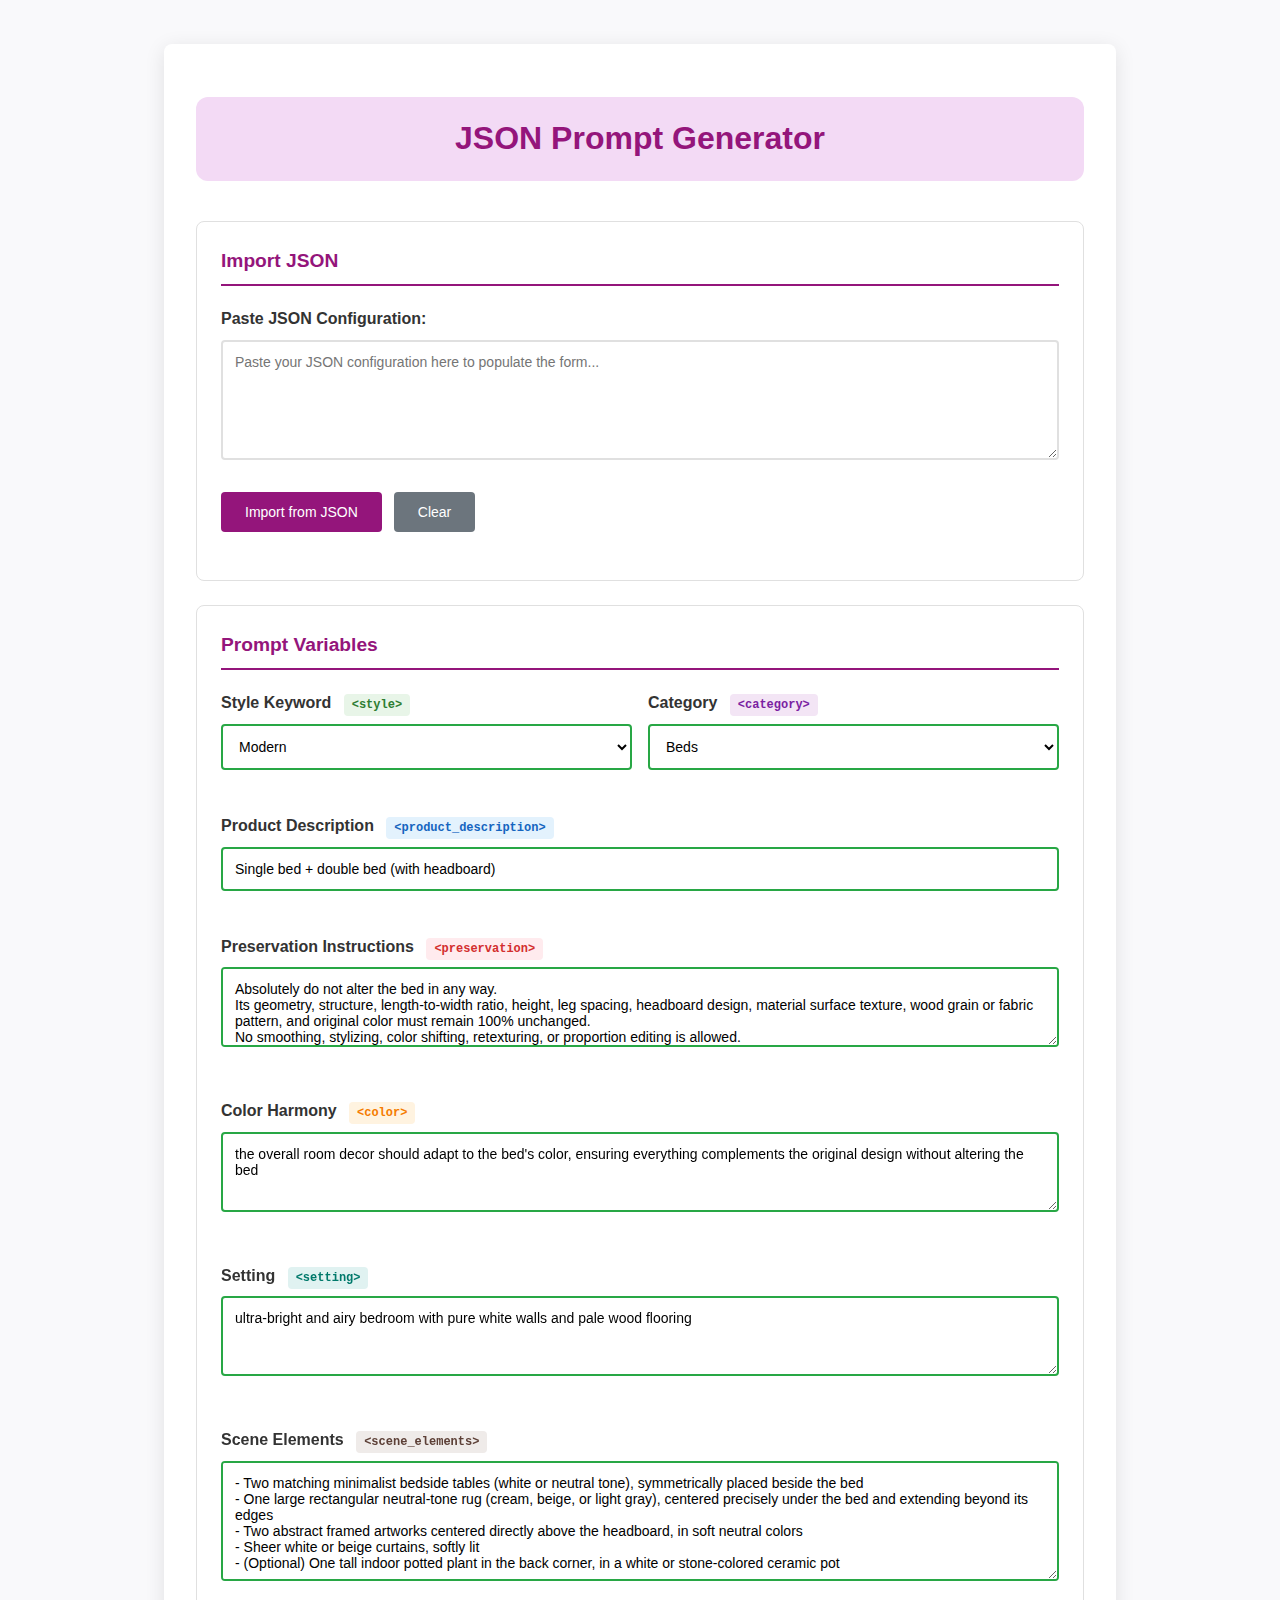
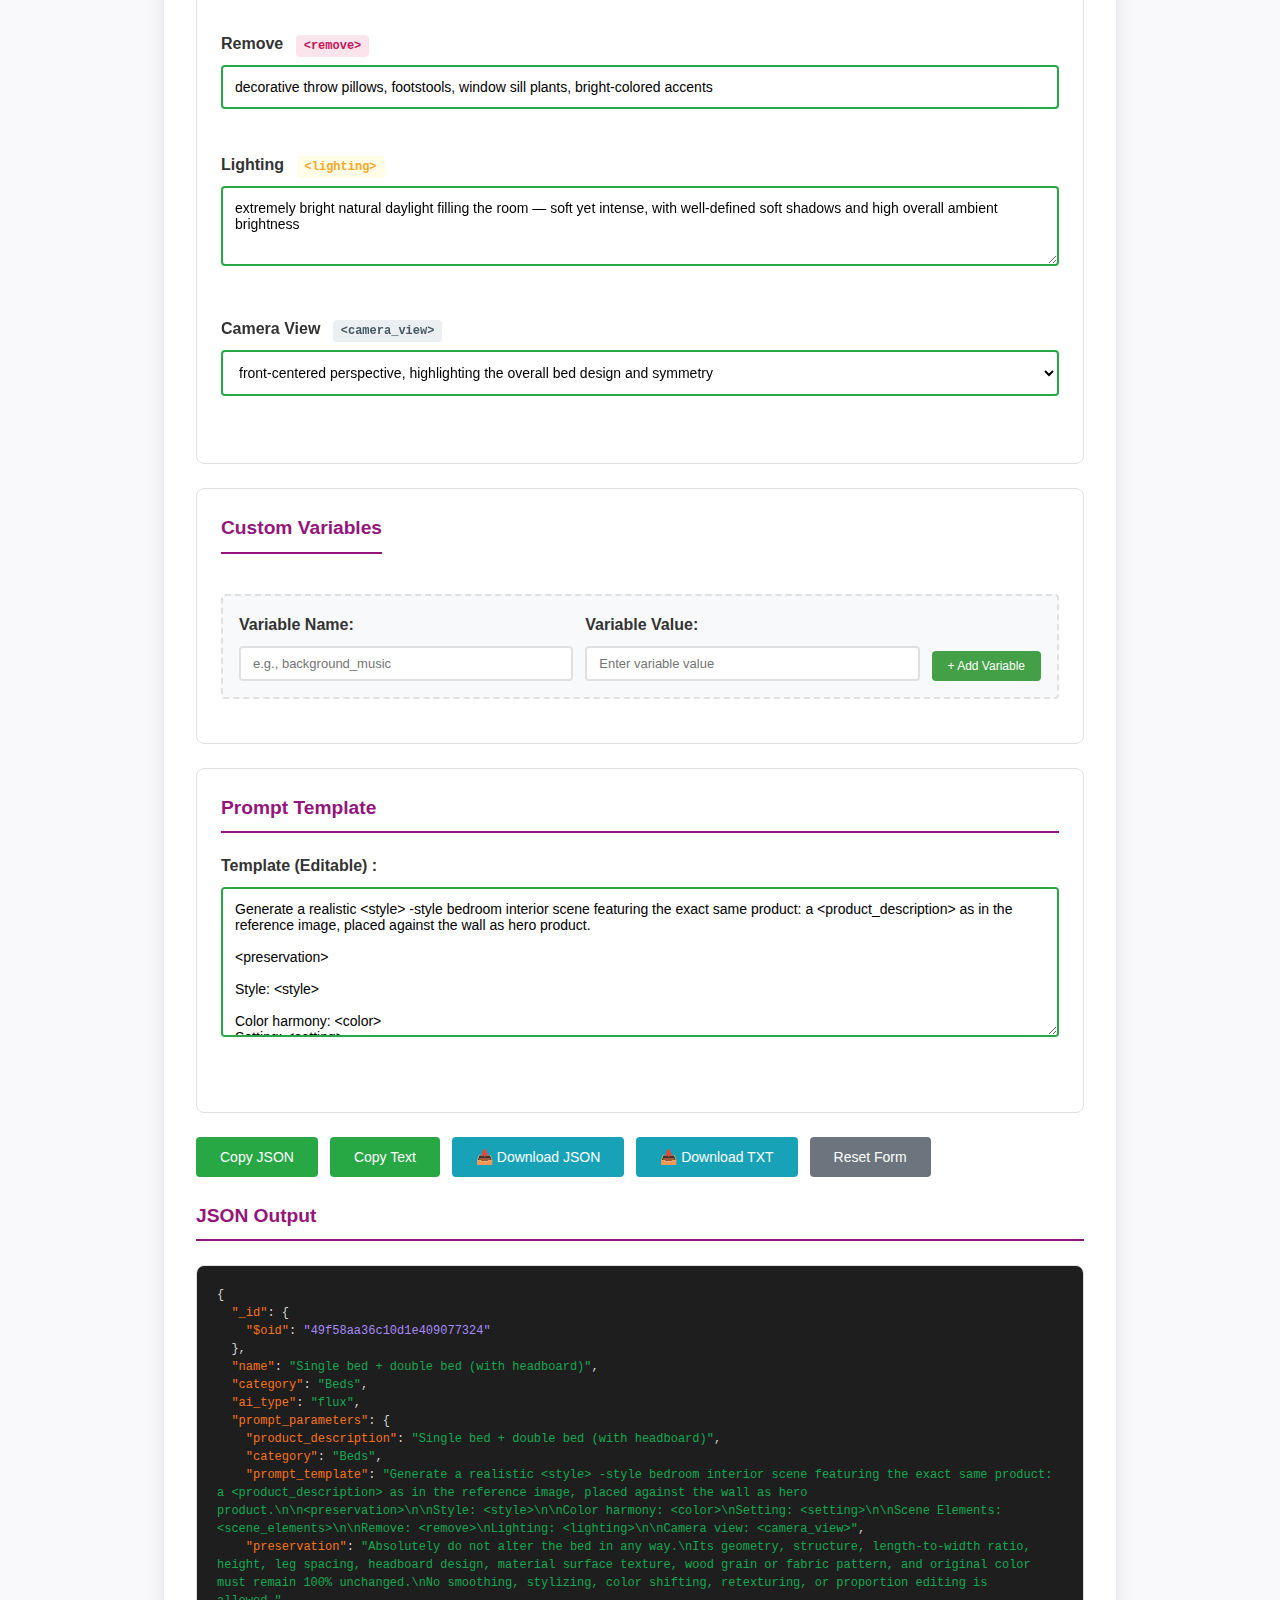
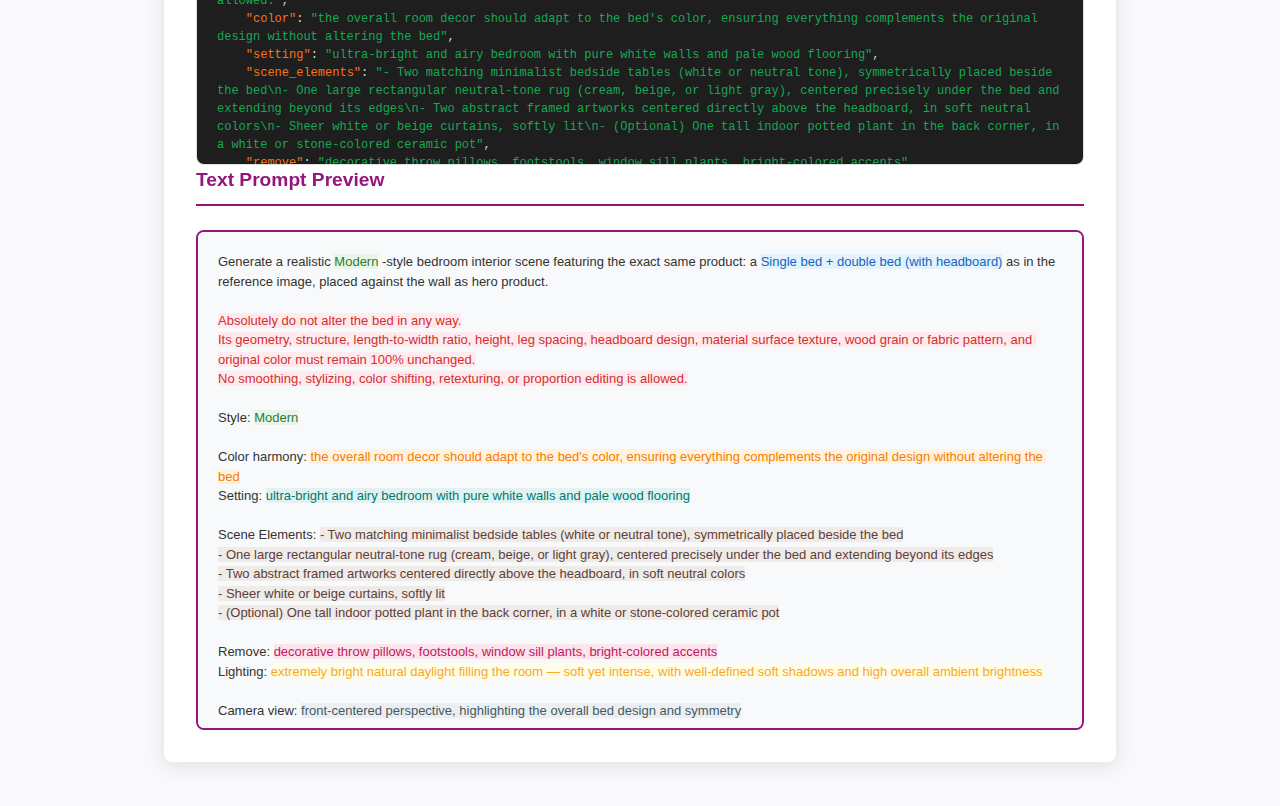
<file: index.html>
<!DOCTYPE html>
<html lang="en">

<head>
    <meta charset="UTF-8">
    <meta name="viewport" content="width=device-width, initial-scale=1.0">
    <meta http-equiv="Content-Security-Policy" content="
    default-src 'self';
    style-src 'self' 'unsafe-inline' https://fonts.googleapis.com;
    font-src https://fonts.gstatic.com;
    script-src 'self' 'nonce-jsongen2024';
    object-src 'none';
    base-uri 'self';
    form-action 'none';
">
    <title>JSON Prompt Generator</title>
    <link rel="preconnect" href="https://fonts.googleapis.com">
    <link rel="preconnect" href="https://fonts.gstatic.com" crossorigin>
    <link href="https://fonts.googleapis.com/css2?family=Inter:wght@400;500;600;700&display=swap" rel="stylesheet">
    <style>
        /* CSS organization using Cascade Layers */
        @layer base, components, utilities;

        @layer base {
            :root {
                --primary-color: #94157B; --primary-hover: #b31a90;
                --success-color: #28a745; --success-hover: #218838;
                --error-color: #dc3545; --error-bg: #f8d7da;
                --download-color: #17a2b8; --download-hover: #138496;
                --reset-color: #6c757d; --reset-hover: #5a6268;
                --bg-light: #f9f9fb; --bg-white: #ffffff;
                --border-color: #e0e0e0; --text-color: #333333;
                --text-light: #666; --border-radius: 8px;
                --border-radius-sm: 4px; --shadow: 0 2px 8px rgba(0, 0, 0, 0.05);
                --shadow-lg: 0 4px 20px rgba(0, 0, 0, 0.1);
                --font-mono: 'Monaco', 'Menlo', 'Ubuntu Mono', 'Consolas', 'source-code-pro', monospace;
                --custom-var-color: #8e24aa; --custom-var-bg: #f3e5f5;
                --add-var-color: #43a047; --add-var-hover: #388e3c;
                --remove-var-color: #e53935; --remove-var-hover: #d32f2f;
            }
            * { box-sizing: border-box; }
            body { font-family: 'Inter', -apple-system, BlinkMacSystemFont, 'Segoe UI', Roboto, sans-serif; max-width: 1000px; margin: 20px auto; padding: 24px; background-color: var(--bg-light); color: var(--text-color); line-height: 1.6; font-size: 16px; }
        }

        @layer components {
            .container { background: var(--bg-white); padding: 32px; border-radius: var(--border-radius); box-shadow: var(--shadow-lg); }
            h1 { text-align: center; color: var(--primary-color); margin-block-end: 40px; font-weight: 700; font-size: 2rem; background-color: #f3daf5; border-radius: 12px; padding: 16px; }
            .section { border: 1px solid var(--border-color); border-radius: var(--border-radius); padding: 24px; margin-block-end: 24px; }
            h3 { margin: 0 0 20px 0; color: var(--primary-color); border-block-end: 2px solid var(--primary-color); padding-block-end: 8px; font-weight: 600; font-size: 1.2rem; }
            .field { margin-block-end: 20px; }
            label { display: block; margin-block-end: 8px; font-weight: 600; color: var(--text-color); }
            :is(input, select, textarea) { width: 100%; padding: 12px; border: 2px solid var(--border-color); border-radius: var(--border-radius-sm); font-size: 14px; font-family: inherit; transition: border-color 0.2s ease, box-shadow 0.2s ease; background: var(--bg-white); }
            :is(input, select, textarea):focus { outline: none; border-color: var(--primary-color); box-shadow: 0 0 0 3px rgba(148, 21, 123, 0.1); }
            textarea { 
                resize: vertical; 
                min-height: 80px;
                /* --- CSS POLISH: Constrain textarea resizing --- */
                max-height: 450px; 
            }
            .variable-tag { font-family: var(--font-mono); font-size: 12px; font-weight: 700; padding: 4px 8px; border-radius: var(--border-radius-sm); margin-inline-start: 8px; }
            .output { margin-top: 24px; padding: 20px; border: 1px solid var(--border-color); border-radius: var(--border-radius); font-size: 13px; line-height: 1.5; max-height: 500px; overflow-y: auto; white-space: pre-wrap; word-wrap: break-word; }
            .message { padding: 16px; border-radius: var(--border-radius-sm); margin: 16px 0; font-weight: 500; border-inline-start: 4px solid; }
            .message.error { color: var(--error-color); background-color: var(--error-bg); border-inline-start-color: var(--error-color); }
            .message.success { color: #155724; background-color: #d4edda; border-inline-start-color: #155724; }
            .field .error-message { color: var(--error-color); font-size: 0.875rem; margin-top: 4px; font-weight: 500; min-height: 1.2rem; }
            
            /* Custom Variables Section */
            .custom-variables-header { display: flex; justify-content: space-between; align-items: center; margin-bottom: 20px; }
            .add-variable-form { display: flex; gap: 12px; align-items: end; flex-wrap: wrap; margin-bottom: 20px; padding: 16px; background-color: #f8f9fa; border-radius: var(--border-radius-sm); border: 2px dashed var(--border-color); }
            .add-variable-form .field { margin-bottom: 0; flex: 1; min-width: 150px; }
            .add-variable-form input { font-size: 13px; padding: 8px 12px; }
            .custom-variable-item { display: flex; align-items: start; gap: 12px; margin-bottom: 16px; padding: 12px; background-color: #fafafa; border-radius: var(--border-radius-sm); border: 1px solid var(--border-color); }
            .custom-variable-item .field { flex: 1; margin-bottom: 0; }
            .custom-variable-item .variable-name { font-family: var(--font-mono); font-weight: 600; color: var(--custom-var-color); margin-bottom: 4px; }
            .remove-variable-btn { background: var(--remove-var-color); color: white; border: none; border-radius: var(--border-radius-sm); padding: 8px 12px; cursor: pointer; font-size: 12px; font-weight: 500; align-self: start; margin-top: 24px; }
            .remove-variable-btn:hover { background: var(--remove-var-hover); }
        }

        @layer utilities {
            .var-style, .variable-tag.style { color: #2e7d32; background-color: #e8f5e8; }
            .var-product_description, .variable-tag.product_description { color: #1565c0; background-color: #e3f2fd; }
            .var-category, .variable-tag.category { color: #7b1fa2; background-color: #f3e5f5; }
            .var-preservation, .variable-tag.preservation { color: #d32f2f; background-color: #ffebee; }
            .var-color, .variable-tag.color { color: #f57c00; background-color: #fff3e0; }
            .var-setting, .variable-tag.setting { color: #00796b; background-color: #e0f2f1; }
            .var-scene_elements, .variable-tag.scene_elements { color: #5d4037; background-color: #efebe9; }
            .var-remove, .variable-tag.remove { color: #c2185b; background-color: #fce4ec; }
            .var-lighting, .variable-tag.lighting { color: #f9a825; background-color: #fffde7; }
            .var-camera_view, .variable-tag.camera_view { color: #455a64; background-color: #eceff1; }
            .var-custom, .variable-tag.custom { color: var(--custom-var-color); background-color: var(--custom-var-bg); }
            
            .buttons { display: flex; gap: 12px; margin: 24px 0; flex-wrap: wrap; justify-content: flex-start; }
            button { padding: 12px 24px; border: none; border-radius: var(--border-radius-sm); cursor: pointer; font-size: 14px; font-family: inherit; font-weight: 500; transition: all 0.2s ease; display: inline-flex; align-items: center; gap: 8px; }
            button:hover:not(:disabled) { transform: translateY(-1px); }
            button:disabled { opacity: 0.6; cursor: not-allowed; transform: none; }
            
            .btn-primary { background: var(--primary-color); color: white; }
            .btn-primary:hover:not(:disabled) { background: var(--primary-hover); }
            .btn-success { background: var(--success-color); color: white; }
            .btn-success:hover:not(:disabled) { background: var(--success-hover); }
            .btn-download { background: var(--download-color); color: white; }
            .btn-download:hover:not(:disabled) { background: var(--download-hover); }
            .btn-reset { background: var(--reset-color); color: white; }
            .btn-reset:hover:not(:disabled) { background: var(--reset-hover); }
            .btn-add-var { background: var(--add-var-color); color: white; padding: 8px 16px; font-size: 12px; }
            .btn-add-var:hover:not(:disabled) { background: var(--add-var-hover); }
            
            .json-output { background: #1e1e1e; color: #d4d4d4; font-family: var(--font-mono); font-size: 12px; }
            .text-output { background: #f8f9fa; color: var(--text-color); font-family: inherit; border: 2px solid var(--primary-color); font-weight: 500; }
            .json-key { color: #f97316; } .json-string { color: #13aa52; } .json-number { color: #4b8e8d; }
            .json-boolean { color: #ef4444; } .json-null { color: #9ca3af; } .json-objectid { color: #a78bfa; } .json-date { color: #60a5fa; }
            .form-row { display: flex; gap: 1rem; flex-wrap: wrap; }
            .form-row .field { flex: 1; min-width: 250px; }
            
            [aria-invalid="true"] { border-color: var(--error-color); background-color: #fff5f5; }
            [data-validation="valid"] { border-color: var(--success-color); }
        }
        @media (max-width: 768px) {
            body { padding: 16px; }
            .container { padding: 20px; }
            .buttons { flex-direction: column; align-items: stretch; }
            button { justify-content: center; }
            .form-row { flex-direction: column; }
            .form-row .field { min-width: 100%; }
            .add-variable-form { flex-direction: column; align-items: stretch; }
            .custom-variable-item { flex-direction: column; }
            .remove-variable-btn { margin-top: 8px; align-self: stretch; }
        }
    </style>
</head>

<body>
    <div class="container">
        <h1>JSON Prompt Generator</h1>

        <div id="message-container" role="status" aria-live="polite"></div>

        <div class="section">
            <h3>Import JSON</h3>
            <div class="field">
                <label for="json_import">Paste JSON Configuration:</label>
                <textarea id="json_import" placeholder="Paste your JSON configuration here to populate the form..." style="min-height: 120px;"></textarea>
            </div>
            <div class="buttons">
                <button id="btn-import-json" class="btn-primary">Import from JSON</button>
                <button id="btn-clear-import" class="btn-reset">Clear</button>
            </div>
        </div>

        <div class="section">
            <h3>Prompt Variables</h3>
            <div class="form-row">
                <div class="field">
                    <label for="style">Style Keyword <span class="variable-tag style">&lt;style&gt;</span></label>
                    <select id="style" aria-describedby="style-error"></select>
                    <div id="style-error" class="error-message" role="alert"></div>
                </div>
                <div class="field">
                    <label for="category">Category <span class="variable-tag category">&lt;category&gt;</span></label>
                    <select id="category" aria-describedby="category-error"></select>
                    <div id="category-error" class="error-message" role="alert"></div>
                </div>
            </div>
            <div class="field">
                <label for="product_description">Product Description <span class="variable-tag product_description">&lt;product_description&gt;</span></label>
                <input type="text" id="product_description" placeholder="Enter product description" aria-describedby="product_description-error">
                <div id="product_description-error" class="error-message" role="alert"></div>
            </div>
            <div class="field">
                <label for="preservation">Preservation Instructions <span class="variable-tag preservation">&lt;preservation&gt;</span></label>
                <textarea id="preservation" aria-describedby="preservation-error"></textarea>
                 <div id="preservation-error" class="error-message" role="alert"></div>
            </div>
            <div class="field">
                <label for="color">Color Harmony <span class="variable-tag color">&lt;color&gt;</span></label>
                <textarea id="color" aria-describedby="color-error"></textarea>
                <div id="color-error" class="error-message" role="alert"></div>
            </div>
            <div class="field">
                <label for="setting">Setting <span class="variable-tag setting">&lt;setting&gt;</span></label>
                <textarea id="setting" aria-describedby="setting-error"></textarea>
                <div id="setting-error" class="error-message" role="alert"></div>
            </div>
            <div class="field">
                <label for="scene_elements">Scene Elements <span class="variable-tag scene_elements">&lt;scene_elements&gt;</span></label>
                <textarea id="scene_elements" style="min-height: 120px;" aria-describedby="scene_elements-error"></textarea>
                <div id="scene_elements-error" class="error-message" role="alert"></div>
            </div>
            <div class="field">
                <label for="remove">Remove <span class="variable-tag remove">&lt;remove&gt;</span></label>
                <input type="text" id="remove" placeholder="e.g., decorative throw pillows, footstools" aria-describedby="remove-error">
                <div id="remove-error" class="error-message" role="alert"></div>
            </div>
            <div class="field">
                <label for="lighting">Lighting <span class="variable-tag lighting">&lt;lighting&gt;</span></label>
                <textarea id="lighting" aria-describedby="lighting-error"></textarea>
                <div id="lighting-error" class="error-message" role="alert"></div>
            </div>
            <div class="field">
                <label for="camera_view">Camera View <span class="variable-tag camera_view">&lt;camera_view&gt;</span></label>
                <select id="camera_view" aria-describedby="camera_view-error"></select>
                <div id="camera_view-error" class="error-message" role="alert"></div>
            </div>
        </div>

        <div class="section">
            <div class="custom-variables-header">
                <h3>Custom Variables</h3>
            </div>
            
            <div class="add-variable-form">
                <div class="field">
                    <label for="new-var-name">Variable Name:</label>
                    <input type="text" id="new-var-name" placeholder="e.g., background_music">
                </div>
                <div class="field">
                    <label for="new-var-value">Variable Value:</label>
                    <input type="text" id="new-var-value" placeholder="Enter variable value">
                </div>
                <button id="btn-add-variable" class="btn-add-var">+ Add Variable</button>
            </div>
            
            <div id="custom-variables-container"></div>
        </div>

        <div class="section">
            <h3>Prompt Template</h3>
            <div class="field">
                <label for="prompt_template">Template (Editable) :</label>
                <textarea id="prompt_template" style="min-height: 150px;" aria-describedby="prompt_template-error"></textarea>
                <div id="prompt_template-error" class="error-message" role="alert"></div>
            </div>
        </div>

        <div class="buttons">
            <!-- --- UX FIX: Disable action buttons by default --- -->
            <button id="btn-copy-json" class="btn-success" disabled>Copy JSON</button>
            <button id="btn-copy-text" class="btn-success" disabled>Copy Text</button>
            <button id="btn-download-json" class="btn-download" disabled>📥 Download JSON</button>
            <button id="btn-download-txt" class="btn-download" disabled>📥 Download TXT</button>
            <button id="btn-reset-form" class="btn-reset">Reset Form</button>
        </div>
        
        <h3>JSON Output</h3>
        <div class="output json-output" id="json-output">Adjust inputs to see your configuration...</div>

        <h3>Text Prompt Preview</h3>
        <div class="output text-output" id="text-output">Adjust inputs to see your text prompt...</div>
    </div>

    <script nonce="jsongen2024">
        const APP_CONFIG = {
            STORAGE_KEY: 'jsonPromptGeneratorDraft',
            MAX_JSON_SIZE: 1000000,
            AUTO_GENERATE_DELAY: 500,
            MAX_JSON_DEPTH: 10,
            DEFAULT_VALUES: {
                product_description: "Single bed + double bed (with headboard)",
                preservation: "Absolutely do not alter the bed in any way.\nIts geometry, structure, length-to-width ratio, height, leg spacing, headboard design, material surface texture, wood grain or fabric pattern, and original color must remain 100% unchanged.\nNo smoothing, stylizing, color shifting, retexturing, or proportion editing is allowed.",
                color: "the overall room decor should adapt to the bed's color, ensuring everything complements the original design without altering the bed",
                setting: "ultra-bright and airy bedroom with pure white walls and pale wood flooring",
                scene_elements: "- Two matching minimalist bedside tables (white or neutral tone), symmetrically placed beside the bed\n- One large rectangular neutral-tone rug (cream, beige, or light gray), centered precisely under the bed and extending beyond its edges\n- Two abstract framed artworks centered directly above the headboard, in soft neutral colors\n- Sheer white or beige curtains, softly lit\n- (Optional) One tall indoor potted plant in the back corner, in a white or stone-colored ceramic pot",
                remove: "decorative throw pillows, footstools, window sill plants, bright-colored accents",
                lighting: "extremely bright natural daylight filling the room — soft yet intense, with well-defined soft shadows and high overall ambient brightness",
                prompt_template: "Generate a realistic <style> -style bedroom interior scene featuring the exact same product: a <product_description> as in the reference image, placed against the wall as hero product.\n\n<preservation>\n\nStyle: <style>\n\nColor harmony: <color>\nSetting: <setting>\n\nScene Elements: <scene_elements>\n\nRemove: <remove>\nLighting: <lighting>\n\nCamera view: <camera_view>"
            },
            SELECT_OPTIONS: {
                style: ["Modern", "Scandinavian", "Modern Nordic", "Scandinavian Minimalist", "Light Industrial", "American Farmhouse"],
                category: ["Beds", "Chairs", "Tables", "Sofas", "Storage"],
                camera_view: [
                    "front-centered perspective, highlighting the overall bed design and symmetry", "front view from above", "slightly front-left perspective",
                    "30-degree front-left perspective", "45-degree front-left perspective", "slightly front-right perspective",
                    "30-degree front-right perspective", "45-degree front-right perspective", "direct left-side perspective, showing full side structure",
                    "direct right-side perspective, showing full side structure", "slightly rear view", "top-down view"
                ]
            },
            VALIDATION_RULES: {
                product_description: { required: true, minLength: 3, maxLength: 2000 },
                category: { required: true },
                prompt_template: { required: true, minLength: 10, maxLength: 20000 },
                preservation: { maxLength: 10000 }, color: { maxLength: 5000 },
                setting: { maxLength: 5000 }, scene_elements: { maxLength: 10000 },
                remove: { maxLength: 3000 }, lighting: { maxLength: 5000 }
            }
        };

        class PromptGenerator {
            #config; #variableColors; #state; #abortController; #customVariables;
            constructor(config) {
                this.#config = config;
                this.#variableColors = { 
                    'style': 'var-style', 'product_description': 'var-product_description', 
                    'category': 'var-category', 'preservation': 'var-preservation', 
                    'color': 'var-color', 'setting': 'var-setting', 
                    'scene_elements': 'var-scene_elements', 'remove': 'var-remove', 
                    'lighting': 'var-lighting', 'camera_view': 'var-camera_view'
                };
                this.#customVariables = new Map();
                this.#state = { cleanJSON: '', cleanText: '', timeouts: new Set(), currentProductDescription: '' };
                this.#abortController = new AbortController();
                this.#init();
            }

            showMessage(message, type = 'error', duration = 5000) {
                const container = this.#safeGetElement('message-container'); if (!container) return;
                
                // --- BUG FIX: Clear old timers to prevent race conditions ---
                this.#state.timeouts.forEach(clearTimeout);
                this.#state.timeouts.clear();

                container.innerHTML = '';
                const messageDiv = document.createElement('div');
                messageDiv.className = `message ${type}`;
                messageDiv.textContent = message;
                container.appendChild(messageDiv);
                const timeoutId = setTimeout(() => {
                    if (container.contains(messageDiv)) container.removeChild(messageDiv);
                    this.#state.timeouts.delete(timeoutId);
                }, duration);
                this.#state.timeouts.add(timeoutId);
            }

            cleanup() { this.#abortController.abort(); this.#state.timeouts.forEach(clearTimeout); this.#state.timeouts.clear(); }

            #init() {
                try {
                    this.#populateSelects();
                    this.#loadDraft();
                    this.#setupEventListeners();
                    this.#generateOutput();
                } catch (error) { this.showMessage(`Initialization failed: ${error.message}`, 'error'); }
            }
            
            #addCustomVariable() {
                const nameInput = this.#safeGetElement('new-var-name');
                const valueInput = this.#safeGetElement('new-var-value');
                
                if (!nameInput || !valueInput) return;
                
                const name = nameInput.value.trim();
                const value = valueInput.value.trim();
                
                if (!name) {
                    this.showMessage('Variable name is required.', 'error');
                    return;
                }
                
                if (!/^[a-zA-Z][a-zA-Z0-9_]*$/.test(name)) {
                    this.showMessage('Variable name must start with a letter and contain only letters, numbers, and underscores.', 'error');
                    return;
                }
                
                if (this.#variableColors[name] || this.#customVariables.has(name)) {
                    this.showMessage('A variable with this name already exists.', 'error');
                    return;
                }
                
                this.#customVariables.set(name, value);
                this.#renderCustomVariables();
                
                nameInput.value = '';
                valueInput.value = '';
                
                this.#generateOutput();
                
                this.showMessage(`Custom variable "${name}" added successfully!`, 'success', 3000);
                
                // --- UX FIX: Return focus to name input ---
                nameInput.focus();
            }
            
            #removeCustomVariable(name) {
                if (this.#customVariables.has(name)) {
                    this.#customVariables.delete(name);
                    this.#renderCustomVariables();
                    this.#generateOutput();
                    this.showMessage(`Variable "${name}" removed.`, 'success', 3000);
                }
            }
            
            #updateCustomVariable(name, value) {
                if (this.#customVariables.has(name)) {
                    this.#customVariables.set(name, value);
                    this.#generateOutput();
                }
            }
            
            #renderCustomVariables() {
                const container = this.#safeGetElement('custom-variables-container');
                if (!container) return;
                
                container.innerHTML = '';
                
                this.#customVariables.forEach((value, name) => {
                    const itemDiv = document.createElement('div');
                    itemDiv.className = 'custom-variable-item';
                    
                    itemDiv.innerHTML = `
                        <div class="field">
                            <div class="variable-name">&lt;${name}&gt;</div>
                            <label for="custom-${name}">Value:</label>
                            <textarea id="custom-${name}" placeholder="Enter value for ${name}">${this.#escapeHtml(value)}</textarea>
                        </div>
                        <button class="remove-variable-btn" data-var-name="${name}">Remove</button>
                    `;
                    
                    container.appendChild(itemDiv);
                    
                    const textarea = itemDiv.querySelector(`#custom-${name}`);
                    if (textarea) {
                        const debouncedUpdate = this.#debounce(() => {
                            this.#updateCustomVariable(name, textarea.value);
                        }, this.#config.AUTO_GENERATE_DELAY);
                        
                        textarea.addEventListener('input', debouncedUpdate, { signal: this.#abortController.signal });
                    }
                    
                    const removeBtn = itemDiv.querySelector('.remove-variable-btn');
                    if (removeBtn) {
                        removeBtn.addEventListener('click', () => {
                            if (confirm(`Are you sure you want to remove the variable "${name}"?`)) {
                                this.#removeCustomVariable(name);
                            }
                        }, { signal: this.#abortController.signal });
                    }
                });
            }
            
            #importFromJson() {
                this.#clearMessages();
                const jsonTextArea = this.#safeGetElement('json_import');
                if (!jsonTextArea || !jsonTextArea.value.trim()) return this.showMessage('Please paste JSON configuration to import.', 'error');
                const jsonText = jsonTextArea.value.trim();
                if (jsonText.length > this.#config.MAX_JSON_SIZE) return this.showMessage(`JSON too large. Max size: ${this.#config.MAX_JSON_SIZE / 1000}KB.`, 'error');
                try {
                    const jsonData = this.#secureJsonParse(jsonText);
                    if (!this.#validateJsonStructure(jsonData)) throw new Error('JSON structure is not compatible.');
                    this.#populateFormFromJson(jsonData);
                    this.#generateOutput();
                    this.showMessage('JSON configuration imported successfully!', 'success');
                    
                    // --- UX FIX: Clear textarea on successful import ---
                    jsonTextArea.value = '';

                } catch (e) { this.showMessage(`Import failed: ${e.message}`, 'error'); }
            }

            #clearJsonImport() {
                if (confirm('Are you sure you want to clear the import area?')) {
                    const textarea = this.#safeGetElement('json_import');
                    if(textarea) textarea.value = '';
                    this.#clearMessages();
                    this.showMessage('JSON import area cleared.', 'success');
                }
            }

            #resetForm() {
                if (confirm('Are you sure you want to reset the entire form? This will clear all fields and saved data.')) {
                    localStorage.removeItem(this.#config.STORAGE_KEY);
                    this.#customVariables.clear();
                    this.#renderCustomVariables();
                    this.#populateForm(this.#config.DEFAULT_VALUES);
                    this.#generateOutput();
                    this.showMessage('Form has been reset to default values.', 'success');
                }
            }

            async #copyToClipboard(type) {
                const textToCopy = type === 'json' ? this.#state.cleanJSON : this.#state.cleanText;
                if (!textToCopy) return this.showMessage('Please generate output before copying!', 'error');
                try {
                    if (navigator.clipboard && window.isSecureContext) await navigator.clipboard.writeText(textToCopy);
                    else this.#fallbackCopyToClipboard(textToCopy);
                    const button = this.#safeGetElement(`btn-copy-${type}`);
                    if (button) {
                        const originalContent = button.innerHTML;
                        button.innerHTML = '✅ Copied!';
                        button.disabled = true;
                        setTimeout(() => { button.innerHTML = originalContent; button.disabled = false; }, 2000);
                    }
                } catch (error) { this.showMessage(`Copy failed: ${error.message}`, 'error'); }
            }

            #downloadFile(type) {
                const content = type === 'json' ? this.#state.cleanJSON : this.#state.cleanText;
                if (!content) return this.showMessage('Please generate output before downloading!', 'error');
                const filename = this.#generateFilename(type);
                const blob = new Blob([content], { type: type === 'json' ? 'application/json' : 'text/plain' });
                const url = URL.createObjectURL(blob);
                const link = document.createElement('a');
                link.href = url; link.download = filename;
                document.body.appendChild(link);
                link.click();
                document.body.removeChild(link);
                URL.revokeObjectURL(url);
                this.showMessage(`${filename} downloaded successfully!`, 'success');
            }
            
            #secureJsonParse(jsonString, depth = 0) { if (depth > this.#config.MAX_JSON_DEPTH) throw new Error('JSON nesting too deep.'); return JSON.parse(jsonString); }

            #sanitizeInput(input, maxLength) {
                if (input == null) return '';
                let sanitized = String(input).normalize('NFKC').trim();
                
                const allPlaceholders = [
                    ...Object.keys(this.#variableColors).map(k => `<${k}>`),
                    ...Array.from(this.#customVariables.keys()).map(k => `<${k}>`)
                ];
                const tokens = new Map();

                allPlaceholders.forEach((placeholder, index) => {
                    const token = `__PLACEHOLDER_${index}_${Date.now()}__`;
                    tokens.set(token, placeholder);
                    sanitized = sanitized.replace(new RegExp(this.#escapeRegExp(placeholder), 'g'), token);
                });

                sanitized = sanitized.replace(/<[^>]*>/gi, '');

                tokens.forEach((placeholder, token) => {
                    sanitized = sanitized.replace(new RegExp(this.#escapeRegExp(token), 'g'), placeholder);
                });
                
                if (maxLength && sanitized.length > maxLength) {
                    sanitized = sanitized.substring(0, maxLength);
                }
                return sanitized;
            }

            #validateInput(fieldId, value) {
                const rules = this.#config.VALIDATION_RULES[fieldId];
                const sanitizedValue = this.#sanitizeInput(value, rules ? rules.maxLength : undefined);

                if (!rules) return { valid: true, value: sanitizedValue };

                if (rules.required && !sanitizedValue.trim()) return { valid: false, error: `${this.#getFieldDisplayName(fieldId)} is required.` };
                if (rules.minLength && sanitizedValue.length < rules.minLength) return { valid: false, error: `${this.#getFieldDisplayName(fieldId)} must be at least ${rules.minLength} characters.` };
                return { valid: true, value: sanitizedValue };
            }
            
            #getFieldDisplayName(fieldId) { return fieldId.replace(/_/g, ' ').replace(/\b\w/g, l => l.toUpperCase()); }
            #safeGetElement(id) { const el = document.getElementById(id); if (!el) console.warn(`Element not found: ${id}`); return el; }
            #debounce(func, wait) { let timeout; return (...args) => { if (timeout) clearTimeout(timeout); timeout = setTimeout(() => func.apply(this, args), wait); }; }
            #escapeHtml(text) { const p = document.createElement('p'); p.textContent = text; return p.innerHTML; }
            
            // --- BUG FIX: Correctly escape special characters for RegExp ---
            #escapeRegExp(string) { return String(string).replace(/[.*+?^${}()|[\]\\]/g, '\\$&'); }
            
            #clearMessages() { const container = this.#safeGetElement('message-container'); if (container) container.innerHTML = ''; }
            
            // --- UX FIX: New helper method to manage button states ---
            #updateActionButtonsState(enabled) {
                const ids = ['btn-copy-json', 'btn-copy-text', 'btn-download-json', 'btn-download-txt'];
                ids.forEach(id => {
                    const btn = this.#safeGetElement(id);
                    if (btn) btn.disabled = !enabled;
                });
            }
            
            #updateFieldValidationState(fieldId, validationResult) {
                const element = this.#safeGetElement(fieldId);
                const errorContainer = this.#safeGetElement(`${fieldId}-error`);
                if (!element || !errorContainer) return;
                
                const isValid = validationResult.valid;
                element.dataset.validation = isValid ? 'valid' : 'invalid';
                element.setAttribute('aria-invalid', !isValid);
                errorContainer.textContent = isValid ? '' : validationResult.error;
            }
            
            #highlightJson(jsonStr) { if (!jsonStr) return ''; return this.#escapeHtml(jsonStr).replace(/("(\$oid|id)":\s*)("((?:[^"\\]|\\.)*)")/g, '$1<span class="json-objectid">$3</span>').replace(/("(\$date)":\s*)("((?:[^"\\]|\\.)*)")/g, '$1<span class="json-date">$3</span>').replace(/^(\s*)("(?:[^"\\]|\\.)*")(\s*:\s*)/gm, '$1<span class="json-key">$2</span>$3').replace(/:\s*("(?:[^"\\]|\\.)*")/g, ': <span class="json-string">$1</span>').replace(/:\s*(-?\d+(?:\d+)?(?:[eE][+-]?\d+)?)/g, ': <span class="json-number">$1</span>').replace(/:\s*(true|false)/g, ': <span class="json-boolean">$1</span>').replace(/:\s*(null)/g, ': <span class="json-null">$1</span>'); }
            #validateJsonStructure(jsonData) { return !!(jsonData && typeof jsonData === 'object' && !Array.isArray(jsonData) && (jsonData.prompt_parameters || Object.keys(this.#variableColors).some(key => jsonData[key] !== undefined))); }
            
            #populateSelects() {
                Object.entries(this.#config.SELECT_OPTIONS).forEach(([id, options]) => {
                    const select = this.#safeGetElement(id);
                    if (select) {
                        select.innerHTML = '';
                        options.forEach(optionValue => {
                            const option = document.createElement('option');
                            option.value = option.textContent = optionValue;
                            select.appendChild(option);
                        });
                    }
                });
            }

            #populateForm(data) {
                const allFieldIds = [...Object.keys(this.#config.VALIDATION_RULES), ...Object.keys(this.#config.SELECT_OPTIONS), 'prompt_template'];
                allFieldIds.forEach(id => {
                    const el = this.#safeGetElement(id);
                    if (el && data[id] !== undefined) {
                        el.value = data[id];
                    }
                });
            }

            #populateFormFromJson(jsonData) { 
                const data = jsonData.prompt_parameters || jsonData;
                this.#populateForm(data);
                
                this.#customVariables.clear();
                Object.keys(data).forEach(key => {
                    if (!this.#variableColors[key] && 
                        !Object.keys(this.#config.SELECT_OPTIONS).includes(key) && 
                        !Object.keys(this.#config.VALIDATION_RULES).includes(key) && 
                        key !== 'prompt_template') {
                        this.#customVariables.set(key, data[key] || '');
                    }
                });
                this.#renderCustomVariables();
            }

            #generateOutput() {
                try {
                    const formData = this.#getFormData();
                    this.#state.currentProductDescription = formData.product_description || 'prompt';
                    
                    this.#customVariables.forEach((value, name) => {
                        formData[name] = value;
                    });
                    
                    localStorage.setItem(this.#config.STORAGE_KEY, JSON.stringify({
                        ...formData,
                        customVariables: Object.fromEntries(this.#customVariables)
                    }));
                    
                    const jsonData = this.#createJsonData(formData);
                    this.#state.cleanJSON = JSON.stringify(jsonData, null, 2);
                    this.#safeGetElement('json-output').innerHTML = this.#highlightJson(this.#state.cleanJSON);
                    this.#createTextPromptAndHighlight(formData);
                    
                    // --- UX FIX: Enable buttons on successful generation ---
                    this.#updateActionButtonsState(true);
                } catch (e) {
                    this.showMessage(e.message, 'error');
                    this.#resetOutputs();
                }
            }

            #getFormData() {
                const fields = [...Object.keys(this.#config.VALIDATION_RULES), ...Object.keys(this.#config.SELECT_OPTIONS), 'prompt_template'];
                const values = {}; const errors = []; let allValid = true;
                for (const id of fields) {
                    const el = this.#safeGetElement(id); if (!el) continue;
                    const validation = this.#validateInput(id, el.value);
                    values[id] = validation.value;
                    this.#updateFieldValidationState(id, validation);
                    if (!validation.valid) { errors.push(validation.error); allValid = false; }
                }
                if (!allValid) throw new Error(`Please fix the following issues: ${errors.join(' ')}`);
                return values;
            }

            #createJsonData(v) { 
                return { 
                    _id: { $oid: crypto.getRandomValues(new Uint8Array(12)).reduce((s, b) => s + b.toString(16).padStart(2, '0'), '') }, 
                    name: v.product_description || "Untitled", 
                    category: v.category || "General", 
                    ai_type: "flux", 
                    prompt_parameters: { ...v }, 
                    prompt_template: v.prompt_template || "", 
                    createdAt: { $date: new Date().toISOString() }, 
                    updatedAt: { $date: new Date().toISOString() }, 
                    _class: "com.vidaxl.platformai.image.generation.domain.ImageGenerationPrompt" 
                }; 
            }
            
            #createTextPromptAndHighlight(formData) {
                let cleanText = formData.prompt_template || '';
                let highlightedHtml = formData.prompt_template || '';

                for (const key in formData) {
                    if (key === 'prompt_template') continue;
                    
                    const value = formData[key] || '';
                    const placeholderRegex = new RegExp(this.#escapeRegExp(`<${key}>`), 'g');
                    
                    cleanText = cleanText.replace(placeholderRegex, value);
                    
                    const colorClass = this.#variableColors[key] || 'var-custom';
                    const escapedValue = this.#escapeHtml(value).replace(/\n/g, '<br>');
                    const highlightedValueSpan = `<span class="${colorClass}">${escapedValue}</span>`;
                    highlightedHtml = highlightedHtml.replace(placeholderRegex, highlightedValueSpan);
                }
                
                this.#customVariables.forEach((value, key) => {
                    const placeholderRegex = new RegExp(this.#escapeRegExp(`<${key}>`), 'g');
                    
                    cleanText = cleanText.replace(placeholderRegex, value);
                    
                    const escapedValue = this.#escapeHtml(value).replace(/\n/g, '<br>');
                    const highlightedValueSpan = `<span class="var-custom">${escapedValue}</span>`;
                    highlightedHtml = highlightedHtml.replace(placeholderRegex, highlightedValueSpan);
                });
                
                this.#state.cleanText = cleanText.replace(/\n\s*\n/g, '\n\n').trim();
                this.#safeGetElement('text-output').innerHTML = highlightedHtml.replace(/\n/g, '<br>');
            }

            #resetOutputs() { 
                this.#state.cleanJSON = ''; this.#state.cleanText = ''; 
                const jsonOutput = this.#safeGetElement('json-output'); 
                const textOutput = this.#safeGetElement('text-output'); 
                if (jsonOutput) jsonOutput.textContent = 'Error generating output.'; 
                if (textOutput) textOutput.textContent = 'Error generating output.';
                // --- UX FIX: Disable buttons on error/reset ---
                this.#updateActionButtonsState(false);
            }

            #fallbackCopyToClipboard(text) { const ta = document.createElement('textarea'); ta.value = text; ta.style.cssText = 'position:fixed;opacity:0;'; ta.readOnly = true; document.body.appendChild(ta); ta.select(); try { document.execCommand('copy'); } catch (e) { throw new Error('Fallback copy failed.'); } finally { document.body.removeChild(ta); } }
            #generateFilename(type) { let filename = (this.#state.currentProductDescription || 'prompt').toLowerCase().replace(/[^a-z0-9\s-]/g, '').replace(/\s+/g, '_').substring(0, 50) || 'prompt'; return `${filename}.${type === 'json' ? 'json' : 'txt'}`; }
            
            #loadDraft() {
                const savedDraft = localStorage.getItem(this.#config.STORAGE_KEY);
                let dataToLoad = { ...this.#config.DEFAULT_VALUES };

                if (savedDraft) {
                    try {
                        const parsedDraft = this.#secureJsonParse(savedDraft);
                        
                        if (parsedDraft.customVariables) {
                            this.#customVariables.clear();
                            Object.entries(parsedDraft.customVariables).forEach(([key, value]) => {
                                this.#customVariables.set(key, value);
                            });
                            this.#renderCustomVariables();
                            delete parsedDraft.customVariables;
                        }
                        
                        dataToLoad = { ...dataToLoad, ...parsedDraft };
                    } 
                    catch (e) {
                        localStorage.removeItem(this.#config.STORAGE_KEY);
                    }
                }

                if (!dataToLoad.prompt_template) {
                    dataToLoad.prompt_template = this.#config.DEFAULT_VALUES.prompt_template;
                }

                this.#populateForm(dataToLoad);
            }

            #setupEventListeners() {
                const signal = this.#abortController.signal;
                const debouncedGenerate = this.#debounce(() => this.#generateOutput(), this.#config.AUTO_GENERATE_DELAY);
                
                document.querySelectorAll('input, select, textarea').forEach(input => {
                    if (input.id === 'json_import' || input.id === 'new-var-name' || input.id === 'new-var-value') return;
                    ['input', 'change'].forEach(type => input.addEventListener(type, () => { this.#clearMessages(); debouncedGenerate(); }, { signal }));
                });
                
                const buttonActions = { 
                    'btn-import-json': () => this.#importFromJson(), 
                    'btn-clear-import': () => this.#clearJsonImport(),
                    'btn-reset-form': () => this.#resetForm(),
                    'btn-copy-json': () => this.#copyToClipboard('json'), 
                    'btn-copy-text': () => this.#copyToClipboard('text'),
                    'btn-download-json': () => this.#downloadFile('json'), 
                    'btn-download-txt': () => this.#downloadFile('text'),
                    'btn-add-variable': () => this.#addCustomVariable()
                };
                
                for (const id in buttonActions) {
                    const element = this.#safeGetElement(id);
                    if (element) {
                        element.addEventListener('click', buttonActions[id], { signal });
                    }
                }
                
                const newVarNameInput = this.#safeGetElement('new-var-name');
                const newVarValueInput = this.#safeGetElement('new-var-value');
                
                if (newVarNameInput && newVarValueInput) {
                    [newVarNameInput, newVarValueInput].forEach(input => {
                        input.addEventListener('keypress', (e) => {
                            if (e.key === 'Enter') {
                                e.preventDefault();
                                this.#addCustomVariable();
                            }
                        }, { signal });
                    });
                }
            }
        }
        
        document.addEventListener('DOMContentLoaded', () => {
            let appInstance;
            try {
                appInstance = new PromptGenerator(APP_CONFIG);
            } catch (error) {
                console.error('Failed to initialize app:', error);
                document.body.innerHTML = `<div style="padding:20px;text-align:center;color:red;background-color:#fdd;border-radius:8px;margin:20px;"><h2>Application Error</h2><p>Failed to load. Please refresh.</p><p style="font-size:12px;color:#666">Error: ${error.message}</p></div>`;
                return;
            }

            window.addEventListener('error', (e) => {
                console.error('Global error:', e.error);
                if (appInstance && typeof appInstance.showMessage === 'function') {
                    appInstance.showMessage('An unexpected error occurred. Please refresh.', 'error');
                }
            });

            window.addEventListener('unhandledrejection', (e) => {
                console.error('Unhandled promise rejection:', e.reason);
                if (appInstance && typeof appInstance.showMessage === 'function') {
                    appInstance.showMessage('An unexpected async error occurred. Please refresh.', 'error');
                }
            });

            window.addEventListener('beforeunload', () => {
                if (appInstance && typeof appInstance.cleanup === 'function') {
                    appInstance.cleanup();
                }
            });
        });
    </script>
</body>
</html>
</file>
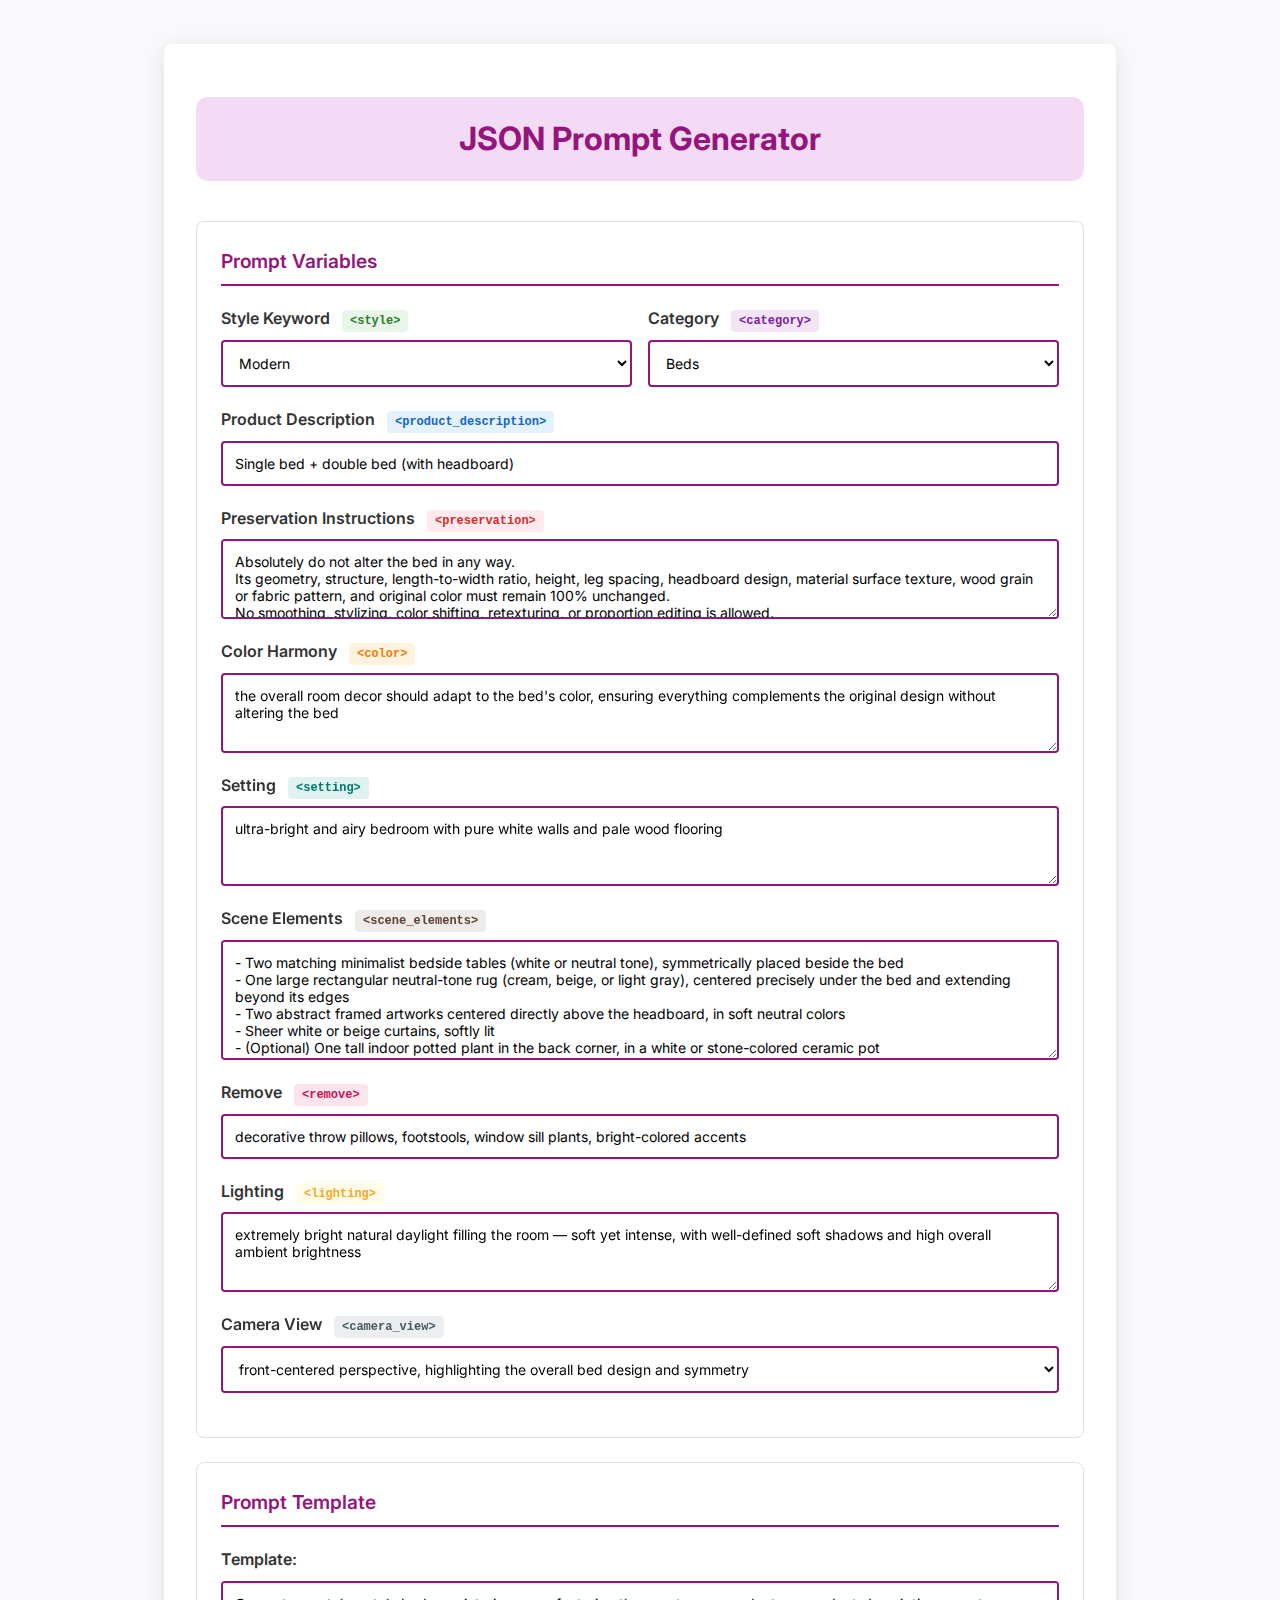
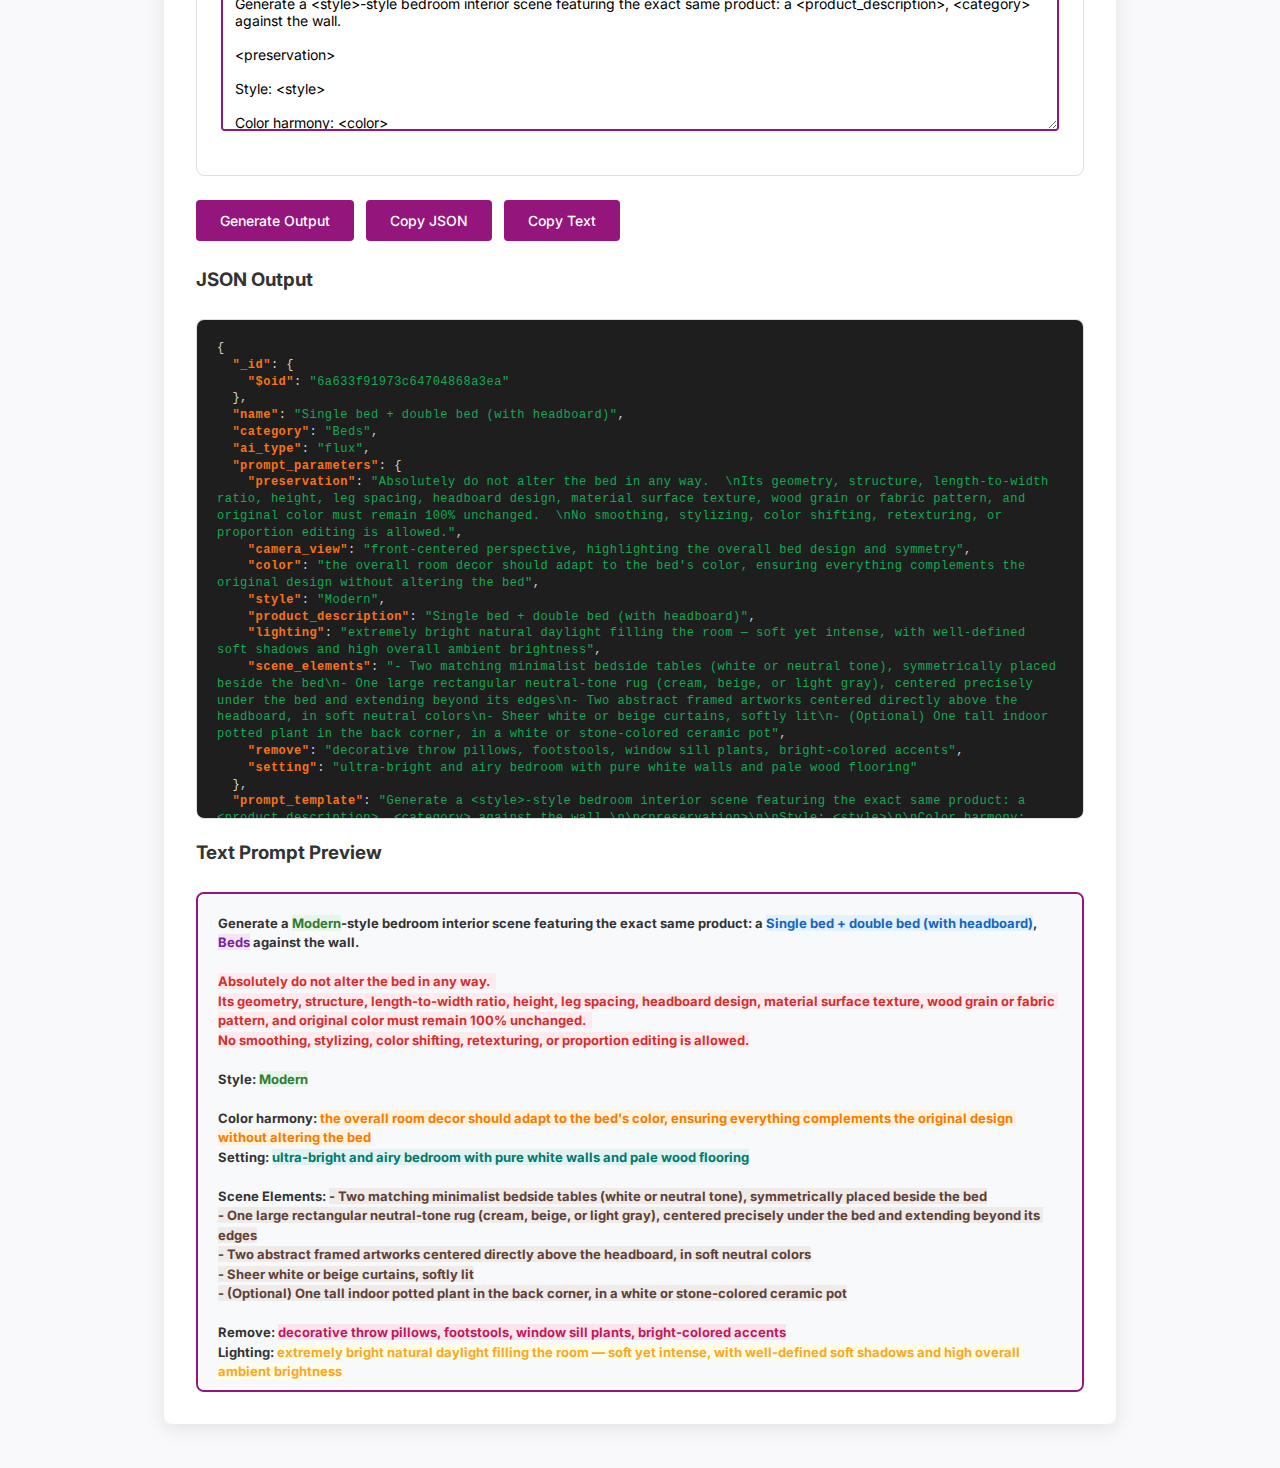
<file: JSON Prompt Generator.html>
<html lang="en">
<head>
    <meta charset="UTF-8">
    <meta name="viewport" content="width=device-width, initial-scale=1.0">
    <title>JSON Prompt Generator</title>
    <link rel="preconnect" href="https://fonts.googleapis.com">
    <link rel="preconnect" href="https://fonts.gstatic.com" crossorigin>
    <link href="https://fonts.googleapis.com/css2?family=Inter:wght@400;500;600;700&display=swap" rel="stylesheet">
    <style>
        :root {
            --primary-color: #94157B;
            --primary-hover: #2e5eff;
            --success-color: #94157B;
            --success-hover: #218838;
            --error-color: #dc3545;
            --bg-light: #f9f9fb;
            --bg-white: #ffffff;
            --border-color: #e0e0e0;
            --text-color: #333333;
            --text-light: #666;
            --border-radius: 8px;
            --border-radius-sm: 4px;
            --shadow: 0 2px 8px rgba(0, 0, 0, 0.05);
            --shadow-lg: 0 4px 20px rgba(0, 0, 0, 0.1);
            --font-mono: 'Monaco', 'Menlo', 'Ubuntu Mono', 'Consolas', 'source-code-pro', monospace;
        }

        * {
            box-sizing: border-box;
        }

        body {
            font-family: 'Inter', -apple-system, BlinkMacSystemFont, 'Segoe UI', Roboto, sans-serif;
            max-width: 1000px;
            margin: 20px auto;
            padding: 24px;
            background-color: var(--bg-light);
            color: var(--text-color);
            line-height: 1.6;
            font-size: 16px;
        }

        .container {
            background: var(--bg-white);
            padding: 32px;
            border-radius: var(--border-radius);
            box-shadow: var(--shadow-lg);
        }

        h1 {
            text-align: center;
            color: var(--primary-color);
            margin-bottom: 40px;
            font-weight: 700;
            font-size: 2rem;
            background-color: #f3daf5;
            border-radius: 12px;
            padding: 16px;
        }

        .section {
            border: 1px solid var(--border-color);
            border-radius: var(--border-radius);
            padding: 24px;
            margin-bottom: 24px;
            background: var(--bg-white);
        }

        .section h3 {
            margin: 0 0 20px 0;
            color: var(--primary-color);
            border-bottom: 2px solid var(--primary-color);
            padding-bottom: 8px;
            font-weight: 600;
            font-size: 1.2rem;
        }

        .field {
            margin-bottom: 20px;
        }

        label {
            display: block;
            margin-bottom: 8px;
            font-weight: 600;
            color: var(--text-color);
        }

        input, select, textarea {
            width: 100%;
            padding: 12px;
            border: 2px solid var(--border-color);
            border-radius: var(--border-radius-sm);
            font-size: 14px;
            font-family: inherit;
            transition: border-color 0.2s ease, box-shadow 0.2s ease;
            background: var(--bg-white);
        }

        input:focus, select:focus, textarea:focus {
            outline: none;
            border-color: var(--primary-color);
            box-shadow: 0 0 0 3px rgba(148, 21, 123, 0.1);
        }

        textarea {
            resize: vertical;
            min-height: 80px;
        }

        /* Variable tag styling */
        .variable-tag {
            font-family: var(--font-mono);
            font-size: 12px;
            font-weight: 700;
            padding: 4px 8px;
            border-radius: var(--border-radius-sm);
            margin-left: 8px;
        }

        /* Variable color system */
        .var-style, .variable-tag.style {
            color: #2e7d32;
            background-color: #e8f5e8;
        }

        .var-product_description, .variable-tag.product_description {
            color: #1565c0;
            background-color: #e3f2fd;
        }

        .var-category, .variable-tag.category {
            color: #7b1fa2;
            background-color: #f3e5f5;
        }

        .var-preservation, .variable-tag.preservation {
            color: #d32f2f;
            background-color: #ffebee;
        }

        .var-color, .variable-tag.color {
            color: #f57c00;
            background-color: #fff3e0;
        }

        .var-setting, .variable-tag.setting {
            color: #00796b;
            background-color: #e0f2f1;
        }

        .var-scene_elements, .variable-tag.scene_elements {
            color: #5d4037;
            background-color: #efebe9;
        }

        .var-remove, .variable-tag.remove {
            color: #c2185b;
            background-color: #fce4ec;
        }

        .var-lighting, .variable-tag.lighting {
            color: #f9a825;
            background-color: #fffde7;
        }

        .var-camera_view, .variable-tag.camera_view {
            color: #455a64;
            background-color: #eceff1;
        }

        .buttons {
            display: flex;
            gap: 12px;
            margin: 24px 0;
            flex-wrap: wrap;
        }

        button {
            padding: 12px 24px;
            border: none;
            border-radius: var(--border-radius-sm);
            cursor: pointer;
            font-size: 14px;
            font-family: inherit;
            font-weight: 500;
            transition: all 0.2s ease;
            display: inline-flex;
            align-items: center;
            gap: 8px;
        }

        button:hover:not(:disabled) {
            transform: translateY(-1px);
        }

        button:disabled {
            opacity: 0.6;
            cursor: not-allowed;
            transform: none !important;
        }

        .btn-primary {
            background: var(--primary-color);
            color: white;
        }

        .btn-primary:hover:not(:disabled) {
            background: var(--primary-hover);
        }

        .btn-success {
            background: var(--success-color);
            color: white;
        }

        .btn-success:hover:not(:disabled) {
            background: var(--success-hover);
        }

        .output {
            margin-top: 24px;
            padding: 20px;
            border: 1px solid var(--border-color);
            border-radius: var(--border-radius);
            font-size: 13px;
            line-height: 1.5;
            max-height: 500px;
            overflow-y: auto;
            white-space: pre-wrap;
            word-wrap: break-word;
        }

        .json-output {
            background: #1e1e1e;
            color: #d4d4d4;
            font-family: var(--font-mono);
            font-size: 12px;
            line-height: 1.4;
            letter-spacing: 0.5px;
        }

        .text-output {
            background: #f8f9fa;
            color: var(--text-color);
            font-family: inherit;
            border: 2px solid var(--primary-color);
            font-weight: 700;
        }

        /* JSON syntax highlighting */
        .json-key { color: #f97316; font-weight: 600; }
        .json-string { color: #13aa52; }
        .json-number { color: #4b8e8d; }
        .json-boolean { color: #ef4444; font-weight: 600; }
        .json-null { color: #9ca3af; font-style: italic; }
        .json-objectid { color: #a78bfa; font-weight: 500; }
        .json-date { color: #60a5fa; }

        .form-row {
            display: flex;
            gap: 1rem;
            flex-wrap: wrap;
        }

        .form-row .field {
            flex: 1;
            min-width: 250px;
        }

        .message {
            padding: 16px;
            border-radius: var(--border-radius-sm);
            margin: 16px 0;
            font-weight: 500;
            border-left: 4px solid;
        }

        .message.error {
            color: var(--error-color);
            background-color: #f8d7da;
            border-left-color: var(--error-color);
        }

        .message.success {
            color: var(--success-color);
            background-color: #d4edda;
            border-left-color: var(--success-color);
        }

        .field-invalid {
            border-color: var(--error-color) !important;
            background-color: #fff5f5 !important;
        }

        .field-valid {
            border-color: var(--success-color) !important;
        }

        .loading {
            opacity: 0.7;
            pointer-events: none;
        }

        @media (max-width: 768px) {
            body { 
                padding: 16px; 
            }
            
            .container { 
                padding: 20px; 
            }
            
            .buttons { 
                flex-direction: column; 
            }
            
            button { 
                justify-content: center; 
            }
            
            .form-row { 
                flex-direction: column; 
            }
            
            .form-row .field { 
                min-width: 100%; 
            }
        }
    </style>
</head>

<body>
    <div class="container">
        <h1>JSON Prompt Generator</h1>

        <div class="section">
            <h3>Prompt Variables</h3>

            <div class="form-row">
                <div class="field">
                    <label for="style">
                        Style Keyword
                        <span class="variable-tag style">&lt;style&gt;</span>
                    </label>
                    <select id="style">
                        <option value="Modern">Modern</option>
                        <option value="Scandinavian">Scandinavian</option>
                        <option value="Modern Nordic">Modern Nordic</option>
                        <option value="Scandinavian Minimalist">Scandinavian Minimalist</option>
                        <option value="Light Industrial">Light Industrial</option>
                        <option value="American Farmhouse">American Farmhouse</option>
                    </select>
                </div>

                <div class="field">
                    <label for="category">
                        Category
                        <span class="variable-tag category">&lt;category&gt;</span>
                    </label>
                    <select id="category">
                        <option value="Beds">Beds</option>
                    </select>
                </div>
            </div>

            <div class="field">
                <label for="product_description">
                    Product Description
                    <span class="variable-tag product_description">&lt;product_description&gt;</span>
                </label>
                <input type="text" id="product_description" value="Single bed + double bed (with headboard)" placeholder="Enter product description" maxlength="200">
            </div>

            <div class="field">
                <label for="preservation">
                    Preservation Instructions
                    <span class="variable-tag preservation">&lt;preservation&gt;</span>
                </label>
                <textarea id="preservation" maxlength="1000">Absolutely do not alter the bed in any way.  
Its geometry, structure, length-to-width ratio, height, leg spacing, headboard design, material surface texture, wood grain or fabric pattern, and original color must remain 100% unchanged.  
No smoothing, stylizing, color shifting, retexturing, or proportion editing is allowed.</textarea>
            </div>

            <div class="field">
                <label for="color">
                    Color Harmony
                    <span class="variable-tag color">&lt;color&gt;</span>
                </label>
                <textarea id="color" maxlength="500">the overall room decor should adapt to the bed's color, ensuring everything complements the original design without altering the bed</textarea>
            </div>

            <div class="field">
                <label for="setting">
                    Setting
                    <span class="variable-tag setting">&lt;setting&gt;</span>
                </label>
                <textarea id="setting" maxlength="500">ultra-bright and airy bedroom with pure white walls and pale wood flooring</textarea>
            </div>

            <div class="field">
                <label for="scene_elements">
                    Scene Elements
                    <span class="variable-tag scene_elements">&lt;scene_elements&gt;</span>
                </label>
                <textarea id="scene_elements" style="min-height: 120px;" maxlength="1000">- Two matching minimalist bedside tables (white or neutral tone), symmetrically placed beside the bed
- One large rectangular neutral-tone rug (cream, beige, or light gray), centered precisely under the bed and extending beyond its edges
- Two abstract framed artworks centered directly above the headboard, in soft neutral colors
- Sheer white or beige curtains, softly lit
- (Optional) One tall indoor potted plant in the back corner, in a white or stone-colored ceramic pot</textarea>
            </div>

            <div class="field">
                <label for="remove">
                    Remove
                    <span class="variable-tag remove">&lt;remove&gt;</span>
                </label>
                <input type="text" id="remove" value="decorative throw pillows, footstools, window sill plants, bright-colored accents" maxlength="300">
            </div>

            <div class="field">
                <label for="lighting">
                    Lighting
                    <span class="variable-tag lighting">&lt;lighting&gt;</span>
                </label>
                <textarea id="lighting" maxlength="500">extremely bright natural daylight filling the room — soft yet intense, with well-defined soft shadows and high overall ambient brightness</textarea>
            </div>

            <div class="field">
                <label for="camera_view">
                    Camera View
                    <span class="variable-tag camera_view">&lt;camera_view&gt;</span>
                </label>
                <select id="camera_view">
                    <option value="front-centered perspective, highlighting the overall bed design and symmetry">front-centered perspective, highlighting the overall bed design and symmetry</option>
                    <option value="front view from above">front view from above</option>
                    <option value="slightly front-left perspective">slightly front-left perspective</option>
                    <option value="30-degree front-left perspective">30-degree front-left perspective</option>
                    <option value="45-degree front-left perspective">45-degree front-left perspective</option>
                    <option value="slightly front-right perspective">slightly front-right perspective</option>
                    <option value="30-degree front-right perspective">30-degree front-right perspective</option>
                    <option value="45-degree front-right perspective">45-degree front-right perspective</option>
                    <option value="direct left-side perspective, showing full side structure">direct left-side perspective, showing full side structure</option>
                    <option value="direct right-side perspective, showing full side structure">direct right-side perspective, showing full side structure</option>
                    <option value="slightly rear view">slightly rear view</option>
                    <option value="top-down view">top-down view</option>
                </select>
            </div>
        </div>

        <div class="section">
            <h3>Prompt Template</h3>
            <div class="field">
                <label for="prompt_template">Template:</label>
                <textarea id="prompt_template" style="min-height: 150px;" maxlength="2000">Generate a <style>-style bedroom interior scene featuring the exact same product: a <product_description>, <category> against the wall.

<preservation>

Style: <style>

Color harmony: <color>
Setting: <setting>

Scene Elements: <scene_elements>

Remove: <remove>
Lighting: <lighting>

Camera view: <camera_view></textarea>
            </div>
        </div>

        <div class="buttons">
            <button class="btn-primary" onclick="app.generateOutput()">Generate Output</button>
            <button class="btn-success" onclick="app.copyToClipboard('json')">Copy JSON</button>
            <button class="btn-success" onclick="app.copyToClipboard('text')">Copy Text</button>
        </div>

        <div id="message-container"></div>

        <h3>JSON Output</h3>
        <div class="output json-output" id="json-output">Click "Generate Output" to create your configuration...</div>

        <h3>Text Prompt Preview</h3>
        <div class="output text-output" id="text-output">Click "Generate Output" to create your text prompt...</div>
    </div>

    <script>
        class PromptGenerator {
            constructor() {
                this.config = {
                    MAX_INPUT_LENGTH: 5000,
                    AUTO_GENERATE_DELAY: 500,
                    VALIDATION_RULES: {
                        product_description: { required: true, minLength: 3, maxLength: 200 },
                        category: { required: true },
                        prompt_template: { required: true, minLength: 10, maxLength: 2000 },
                        preservation: { maxLength: 1000 },
                        color: { maxLength: 500 },
                        setting: { maxLength: 500 },
                        scene_elements: { maxLength: 1000 },
                        remove: { maxLength: 300 },
                        lighting: { maxLength: 500 }
                    }
                };

                this.variableColors = {
                    'style': 'var-style',
                    'product_description': 'var-product_description',
                    'category': 'var-category',
                    'preservation': 'var-preservation',
                    'color': 'var-color',
                    'setting': 'var-setting',
                    'scene_elements': 'var-scene_elements',
                    'remove': 'var-remove',
                    'lighting': 'var-lighting',
                    'camera_view': 'var-camera_view'
                };

                this.state = {
                    cleanJSON: '',
                    cleanText: '',
                    timeouts: new Set()
                };

                this.init();
            }

            init() {
                this.setupEventListeners();
                this.generateOutput();
                this.setupKeyboardShortcuts();
            }

            // Security and validation utilities
            sanitizeInput(input) {
                if (input == null) return '';

                const xssPatterns = [
                    /<script[\s\S]*?<\/script>/gi,
                    /<iframe[\s\S]*?<\/iframe>/gi,
                    /javascript:/gi,
                    /on\w+\s*=/gi,
                    /vbscript:/gi
                ];

                let sanitized = String(input).trim();
                sanitized = sanitized.replace(/[\x00-\x08\x0B\x0C\x0E-\x1F\x7F]/g, '');

                xssPatterns.forEach(pattern => {
                    sanitized = sanitized.replace(pattern, '');
                });

                return sanitized.length > this.config.MAX_INPUT_LENGTH
                    ? sanitized.substring(0, this.config.MAX_INPUT_LENGTH)
                    : sanitized;
            }

            validateInput(fieldId, value) {
                const rules = this.config.VALIDATION_RULES[fieldId];
                if (!rules) return { valid: true };

                const sanitizedValue = this.sanitizeInput(value);

                if (rules.required && !sanitizedValue.trim()) {
                    return { 
                        valid: false, 
                        error: `${this.getFieldDisplayName(fieldId)} is required.` 
                    };
                }

                if (!sanitizedValue && !rules.required) return { valid: true };

                if (rules.minLength && sanitizedValue.length < rules.minLength) {
                    return { 
                        valid: false, 
                        error: `${this.getFieldDisplayName(fieldId)} must be at least ${rules.minLength} characters.` 
                    };
                }

                if (rules.maxLength && sanitizedValue.length > rules.maxLength) {
                    return { 
                        valid: false, 
                        error: `${this.getFieldDisplayName(fieldId)} must not exceed ${rules.maxLength} characters.` 
                    };
                }

                return { valid: true };
            }

            getFieldDisplayName(fieldId) {
                const names = {
                    product_description: 'Product Description',
                    category: 'Category',
                    prompt_template: 'Prompt Template',
                    preservation: 'Preservation Instructions',
                    color: 'Color Harmony',
                    setting: 'Setting',
                    scene_elements: 'Scene Elements',
                    remove: 'Remove',
                    lighting: 'Lighting'
                };
                return names[fieldId] || fieldId.replace('_', ' ').replace(/\b\w/g, l => l.toUpperCase());
            }

            // Utility functions
            debounce(func, wait) {
                let timeout;
                return (...args) => {
                    if (timeout) {
                        clearTimeout(timeout);
                        this.state.timeouts.delete(timeout);
                    }
                    timeout = setTimeout(() => {
                        func.apply(this, args);
                        this.state.timeouts.delete(timeout);
                    }, wait);
                    this.state.timeouts.add(timeout);
                };
            }

            generateObjectId() {
                const timestamp = Math.floor(Date.now() / 1000).toString(16).padStart(8, '0');
                const chars = '0123456789abcdef';
                let randomPart = '';
                
                for (let i = 0; i < 16; i++) {
                    randomPart += chars[Math.floor(Math.random() * 16)];
                }

                return timestamp + randomPart;
            }

            escapeHtml(text) {
                const div = document.createElement('div');
                div.textContent = String(text || '');
                return div.innerHTML;
            }

            escapeRegExp(string) {
                return String(string).replace(/[.*+?^${}()|[\]\\]/g, '\\$&');
            }

            // UI management
            showMessage(message, type = 'error') {
                const container = document.getElementById('message-container');
                if (!container) return;

                container.innerHTML = `<div class="message ${type}">${this.escapeHtml(message)}</div>`;

                const timeoutId = setTimeout(() => {
                    if (container.innerHTML.includes(this.escapeHtml(message))) {
                        container.innerHTML = '';
                    }
                    this.state.timeouts.delete(timeoutId);
                }, 5000);
                this.state.timeouts.add(timeoutId);
            }

            clearMessages() {
                const container = document.getElementById('message-container');
                if (container) container.innerHTML = '';
            }

            updateFieldValidation(fieldId, isValid) {
                const element = document.getElementById(fieldId);
                if (!element) return;

                element.classList.remove('field-invalid', 'field-valid');
                if (isValid !== undefined) {
                    element.classList.add(isValid ? 'field-valid' : 'field-invalid');
                }
            }

            // Content highlighting
            highlightJson(jsonStr) {
                if (!jsonStr) return '';

                let highlighted = this.escapeHtml(jsonStr);

                const patterns = [
                    [/^(\s*)("(?:[^"\\]|\\.)*")(\s*:\s*)/gm, '$1<span class="json-key">$2</span>$3'],
                    [/:\s*("(?:[^"\\]|\\.)*")([,\s\n\r\}]*)/g, ': <span class="json-string">$1</span>$2'],
                    [/:\s*(-?\d+(?:\.\d+)?(?:[eE][+-]?\d+)?)([,\s\n\r\}]*)/g, ': <span class="json-number">$1</span>$2'],
                    [/:\s*(true|false)([,\s\n\r\}]*)/g, ': <span class="json-boolean">$1</span>$2'],
                    [/:\s*(null)([,\s\n\r\}]*)/g, ': <span class="json-null">$1</span>$2'],
                    [/("\$oid":\s*)("(?:[^"\\]|\\.)*")/g, '$1<span class="json-objectid">$2</span>'],
                    [/("\$date":\s*)("(?:[^"\\]|\\.)*")/g, '$1<span class="json-date">$2</span>']
                ];

                patterns.forEach(([pattern, replacement]) => {
                    highlighted = highlighted.replace(pattern, replacement);
                });

                return highlighted;
            }

            highlightText(text, values) {
                if (!text || !values) return this.escapeHtml(text || '');

                let highlighted = this.escapeHtml(text);

                const sortedEntries = Object.entries(values)
                    .filter(([key, value]) => value && String(value).trim() && this.variableColors[key])
                    .sort(([, a], [, b]) => String(b).length - String(a).length);

                sortedEntries.forEach(([key, value]) => {
                    const escapedValue = this.escapeHtml(this.sanitizeInput(value));
                    if (!escapedValue) return;

                    const pattern = new RegExp(this.escapeRegExp(escapedValue), 'g');
                    highlighted = highlighted.replace(pattern, `<span class="${this.variableColors[key]}">${escapedValue}</span>`);
                });

                return highlighted;
            }

            // Core functionality
            generateOutput() {
                try {
                    this.clearMessages();

                    const formData = this.getFormData();
                    if (!formData) return;

                    const jsonData = this.createJsonData(formData);
                    const textPrompt = this.createTextPrompt(formData);

                    this.updateOutputs(jsonData, textPrompt, formData);
                } catch (error) {
                    console.error('Generation error:', error);
                    this.showMessage(`Generation failed: ${error.message}`);
                    this.resetOutputs();
                }
            }

            getFormData() {
                const fields = [
                    'product_description', 'category', 'preservation', 'camera_view',
                    'color', 'style', 'lighting', 'scene_elements', 'remove',
                    'setting', 'prompt_template'
                ];

                const values = {};
                const errors = [];

                fields.forEach(id => {
                    const element = document.getElementById(id);
                    if (!element) {
                        console.warn(`Missing form element: ${id}`);
                        return;
                    }

                    const sanitized = this.sanitizeInput(element.value);
                    const validation = this.validateInput(id, sanitized);

                    values[id] = sanitized;
                    this.updateFieldValidation(id, validation.valid);

                    if (!validation.valid) errors.push(validation.error);
                });

                if (errors.length > 0) {
                    this.showMessage(`Validation errors: ${errors.join(' ')}`);
                    return null;
                }

                return values;
            }

            createJsonData(values) {
                return {
                    "_id": { "$oid": this.generateObjectId() },
                    "name": values.product_description || "Untitled",
                    "category": values.category || "General",
                    "ai_type": "flux",
                    "prompt_parameters": {
                        "preservation": values.preservation || "",
                        "camera_view": values.camera_view || "",
                        "color": values.color || "",
                        "style": values.style || "",
                        "product_description": values.product_description || "",
                        "lighting": values.lighting || "",
                        "scene_elements": values.scene_elements || "",
                        "remove": values.remove || "",
                        "setting": values.setting || ""
                    },
                    "prompt_template": values.prompt_template || "",
                    "createdAt": { "$date": new Date().toISOString() },
                    "updatedAt": { "$date": new Date().toISOString() },
                    "_class": "com.vidaxl.platformai.image.generation.domain.ImageGenerationPrompt"
                };
            }

            createTextPrompt(values) {
                const replacements = {
                    '<style>': values.style || '',
                    '<product_description>': values.product_description || '',
                    '<category>': values.category || '',
                    '<preservation>': values.preservation || '',
                    '<color>': values.color || '',
                    '<setting>': values.setting || '',
                    '<scene_elements>': values.scene_elements || '',
                    '<remove>': values.remove || '',
                    '<lighting>': values.lighting || '',
                    '<camera_view>': values.camera_view || ''
                };

                let textPrompt = values.prompt_template || '';
                Object.entries(replacements).forEach(([placeholder, value]) => {
                    if (value.trim()) {
                        const regex = new RegExp(this.escapeRegExp(placeholder), 'g');
                        textPrompt = textPrompt.replace(regex, value);
                    }
                });

                return textPrompt;
            }

            updateOutputs(jsonData, textPrompt, values) {
                try {
                    this.state.cleanJSON = JSON.stringify(jsonData, null, 2);
                    this.state.cleanText = textPrompt;

                    const jsonOutput = document.getElementById('json-output');
                    const textOutput = document.getElementById('text-output');

                    if (jsonOutput) {
                        jsonOutput.innerHTML = this.highlightJson(this.state.cleanJSON);
                    }

                    if (textOutput) {
                        textOutput.innerHTML = this.highlightText(textPrompt, values);
                    }
                } catch (error) {
                    console.error('Output update error:', error);
                    this.showMessage('Failed to update outputs');
                }
            }

            resetOutputs() {
                this.state.cleanJSON = '';
                this.state.cleanText = '';

                const elements = ['json-output', 'text-output'];
                elements.forEach(id => {
                    const element = document.getElementById(id);
                    if (element) {
                        element.textContent = 'Error generating output. Please check your inputs and try again.';
                    }
                });
            }

            // Clipboard functionality
            async copyToClipboard(type) {
                try {
                    const textToCopy = type === 'json' ? this.state.cleanJSON : this.state.cleanText;

                    if (!textToCopy || !textToCopy.trim()) {
                        this.showMessage('Please generate output first before copying!');
                        return;
                    }

                    if (navigator.clipboard && window.isSecureContext) {
                        await navigator.clipboard.writeText(textToCopy);
                    } else {
                        this.fallbackCopyToClipboard(textToCopy);
                    }

                    this.showMessage(`${type.toUpperCase()} copied to clipboard!`, 'success');
                } catch (error) {
                    console.error('Copy failed:', error);
                    this.showMessage('Copy failed. Please select and copy manually.');
                }
            }

            fallbackCopyToClipboard(text) {
                const textArea = document.createElement('textarea');
                textArea.value = text;
                textArea.style.cssText = 'position:fixed;left:-9999px;top:-9999px;opacity:0';
                textArea.setAttribute('readonly', 'readonly');

                document.body.appendChild(textArea);
                try {
                    textArea.select();
                    textArea.setSelectionRange(0, 99999);
                    if (!document.execCommand('copy')) {
                        throw new Error('Fallback copy failed');
                    }
                } finally {
                    document.body.removeChild(textArea);
                }
            }

            // Event management
            setupEventListeners() {
                const inputs = document.querySelectorAll('input, select, textarea');
                const debouncedGenerate = this.debounce(() => this.generateOutput(), this.config.AUTO_GENERATE_DELAY);

                inputs.forEach(input => {
                    const eventHandler = () => {
                        this.clearMessages();

                        if (input.id && this.config.VALIDATION_RULES[input.id]) {
                            const validation = this.validateInput(input.id, input.value);
                            this.updateFieldValidation(input.id, validation.valid);
                        }

                        debouncedGenerate();
                    };

                    ['input', 'change'].forEach(eventType => {
                        input.addEventListener(eventType, eventHandler);
                    });

                    // Security: sanitize pasted content
                    input.addEventListener('paste', () => {
                        setTimeout(() => {
                            const sanitized = this.sanitizeInput(input.value);
                            if (sanitized !== input.value) {
                                input.value = sanitized;
                                this.showMessage('Pasted content was sanitized for security.', 'success');
                            }
                        }, 10);
                    });
                });
            }

            setupKeyboardShortcuts() {
                const shortcuts = {
                    'g': () => this.generateOutput(),
                    'j': () => this.copyToClipboard('json'),
                    't': () => this.copyToClipboard('text')
                };

                document.addEventListener('keydown', (event) => {
                    if ((event.ctrlKey || event.metaKey) && shortcuts[event.key.toLowerCase()]) {
                        event.preventDefault();
                        shortcuts[event.key.toLowerCase()]();
                    }
                });
            }

            // Cleanup
            cleanup() {
                this.state.timeouts.forEach(timeoutId => {
                    clearTimeout(timeoutId);
                });
                this.state.timeouts.clear();
            }
        }

        // Application initialization
        let app;
        
        const initializeApp = () => {
            try {
                app = new PromptGenerator();
            } catch (error) {
                console.error('Failed to initialize app:', error);
                document.body.innerHTML = `
                    <div style="padding: 20px; text-align: center; color: #d32f2f;">
                        <h2>Application Error</h2>
                        <p>Failed to initialize. Please refresh the page.</p>
                        <p style="font-size: 12px; color: #666;">Error: ${error.message}</p>
                    </div>
                `;
            }
        };

        // Error handling
        window.addEventListener('error', (event) => {
            console.error('Global error:', event.error);
            if (app && app.showMessage) {
                app.showMessage('An unexpected error occurred. Please refresh the page.');
            }
        });

        window.addEventListener('unhandledrejection', (event) => {
            console.error('Unhandled promise rejection:', event.reason);
            if (app && app.showMessage) {
                app.showMessage('An unexpected error occurred. Please refresh the page.');
            }
        });

        // Cleanup on page unload
        window.addEventListener('beforeunload', () => {
            if (app && app.cleanup) {
                app.cleanup();
            }
        });

        // Initialize the application
        document.addEventListener('DOMContentLoaded', initializeApp);
        
        // Fallback initialization if DOMContentLoaded already fired
        if (document.readyState === 'loading') {
            document.addEventListener('DOMContentLoaded', initializeApp);
        } else {
            initializeApp();
        }
    </script>
</body>
</html>
</file>
